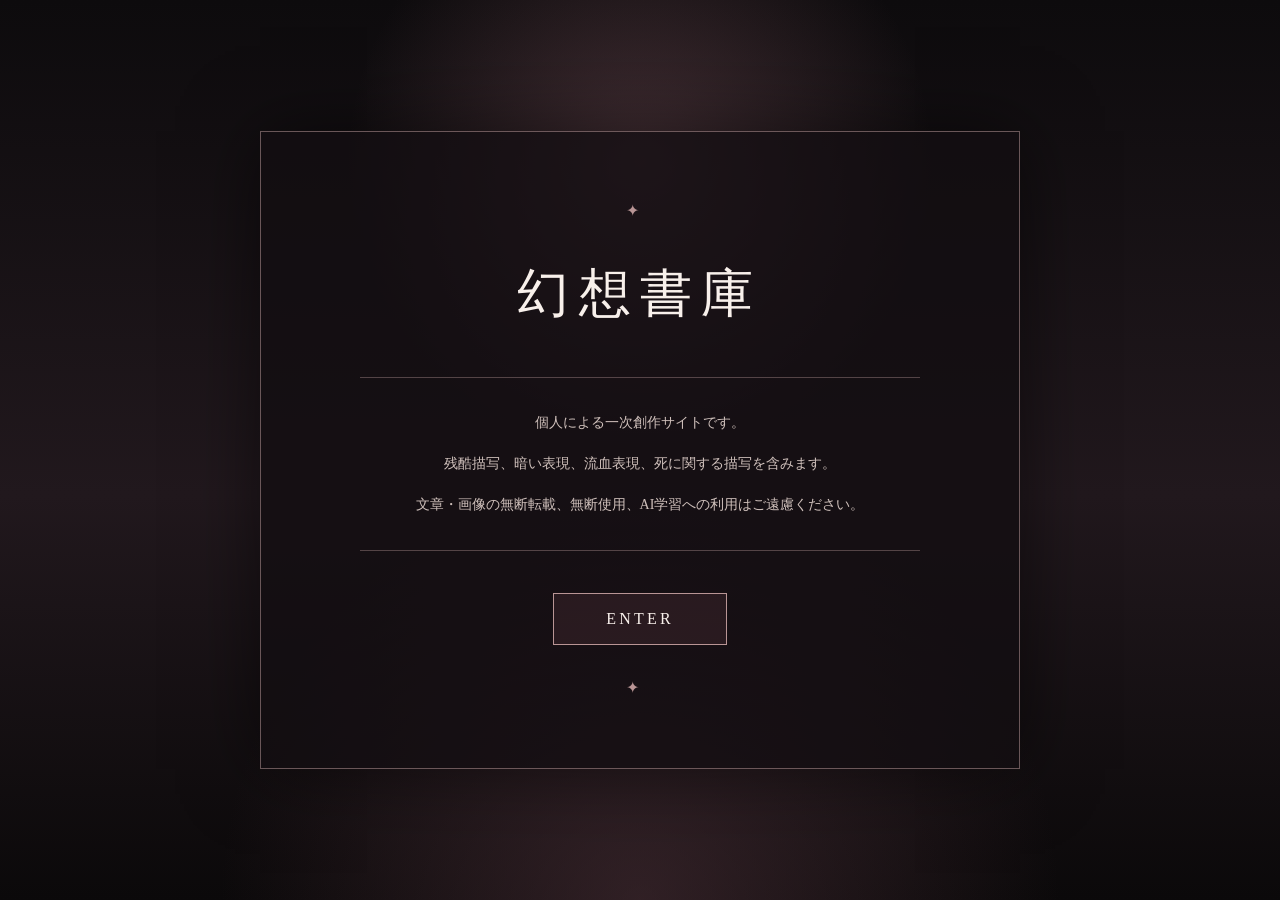
<file: index.html>
<!DOCTYPE html>
<html lang="ja">
<head>
<meta charset="UTF-8">
<meta name="viewport" content="width=device-width, initial-scale=1.0">
<title>幻想書庫｜入口</title>
<link rel="stylesheet" href="style.css">
</head>
<body class="entrance-page">

<div class="entrance-box">
  <p class="entrance-subtitle"></p>
  <h1>幻想書庫</h1>
  <p class="catchcopy"></p>

  <div class="notice">
    <p>個人による一次創作サイトです。</p>
    <p>残酷描写、暗い表現、流血表現、死に関する描写を含みます。</p>
    <p>文章・画像の無断転載、無断使用、AI学習への利用はご遠慮ください。</p>
  </div>

  <a class="enter-button" href="main.html">ENTER</a>
</div>

</body>
</html>
</file>
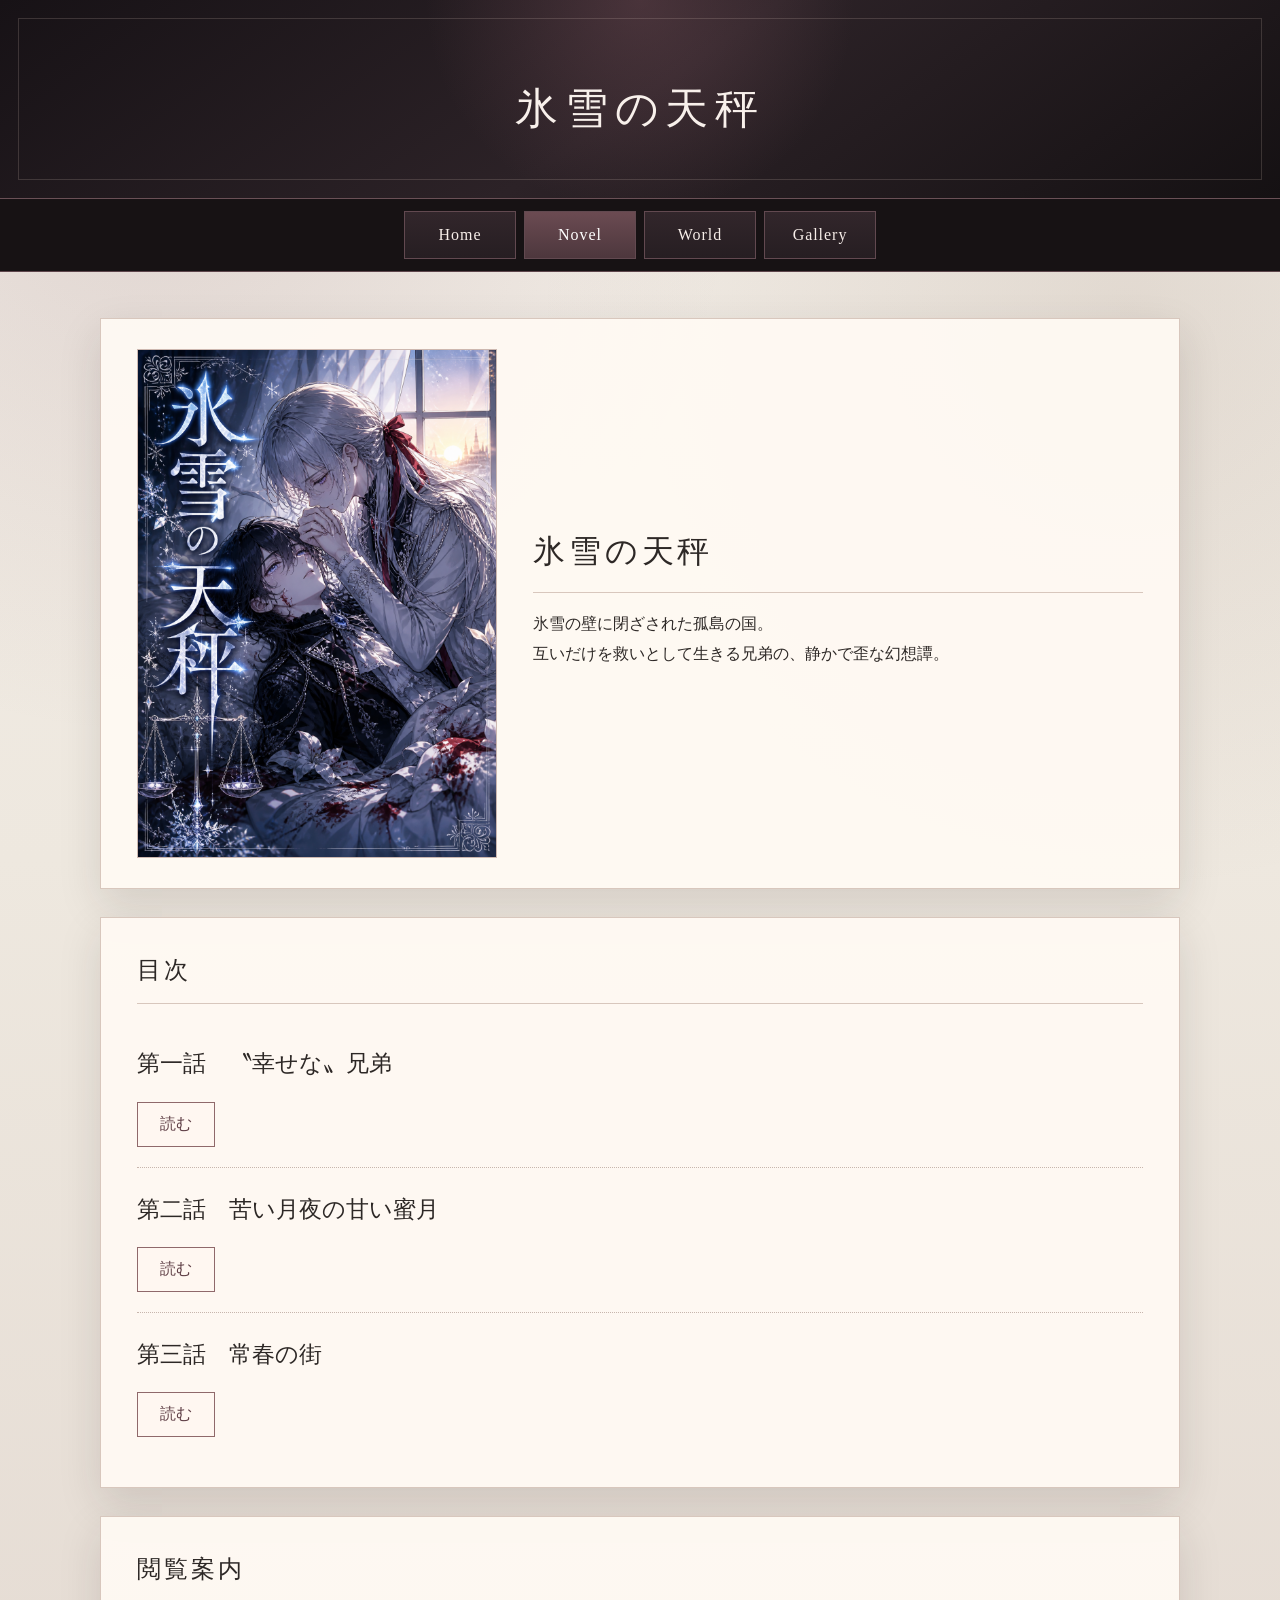
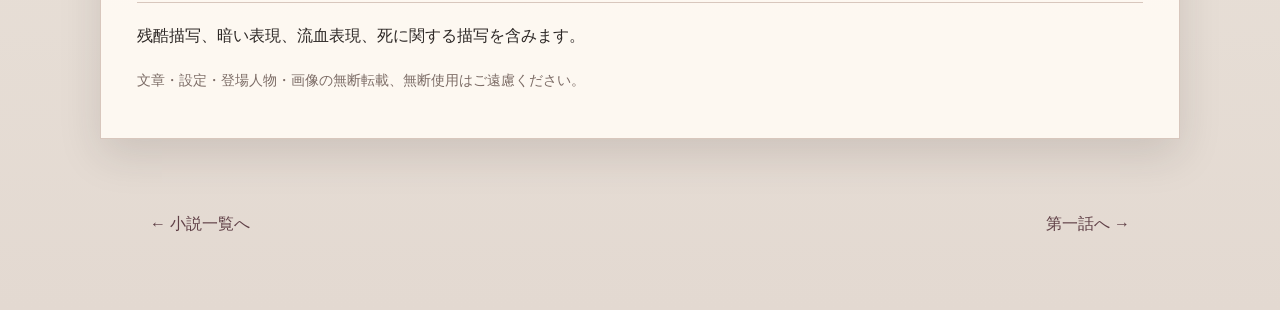
<file: novels/1_ice/index.html>
<!DOCTYPE html>
<html lang="ja">
<head>
<meta charset="UTF-8">
<meta name="viewport" content="width=device-width, initial-scale=1.0">
<title>幽獄の雪月花｜幻想書庫</title>
<link rel="stylesheet" href="../../style.css">
</head>

<body>

<header class="site-header">
  <h1>氷雪の天秤</h1>
</header>

<nav class="global-nav">
  <a href="../../main.html">Home</a>
  <a class="current" href="../../novel.html">Novel</a>
  <a href="../../world.html">World</a>
  <a href="../../gallery.html">Gallery</a>
</nav>

<main class="container">

  <section class="card cover-card">
    <div class="cover-image">
      <img src="../../images/cover-1_ice.png" alt="氷雪の天秤 表紙">
    </div>

    <div class="cover-text">
      <h2>氷雪の天秤</h2>
      <p>
        氷雪の壁に閉ざされた孤島の国。<br>
        互いだけを救いとして生きる兄弟の、静かで歪な幻想譚。
      </p>

    </div>
  </section>

  <section class="card">
    <h2>目次</h2>

    
    <article class="novel-item">
      <h3>第一話　〝幸せな〟兄弟</h3>
      <a class="read-link" href="01.html">読む</a>
    </article>

    
    <article class="novel-item">
      <h3>第二話　苦い月夜の甘い蜜月</h3>
      <a class="read-link" href="02.html">読む</a>
    </article>


    <article class="novel-item">
      <h3>第三話　常春の街</h3>
      <a class="read-link" href="03.html">読む</a>
    </article>

    
  </section>

  <section class="card">
    <h2>閲覧案内</h2>
    <p>
      残酷描写、暗い表現、流血表現、死に関する描写を含みます。
    </p>
    <p class="small-note">
      文章・設定・登場人物・画像の無断転載、無断使用はご遠慮ください。
    </p>
  </section>

</main>

<footer class="page-footer">
  <a href="../../novel.html">← 小説一覧へ</a>
  <a href="01.html">第一話へ →</a>
</footer>

</body>
</html>
</file>
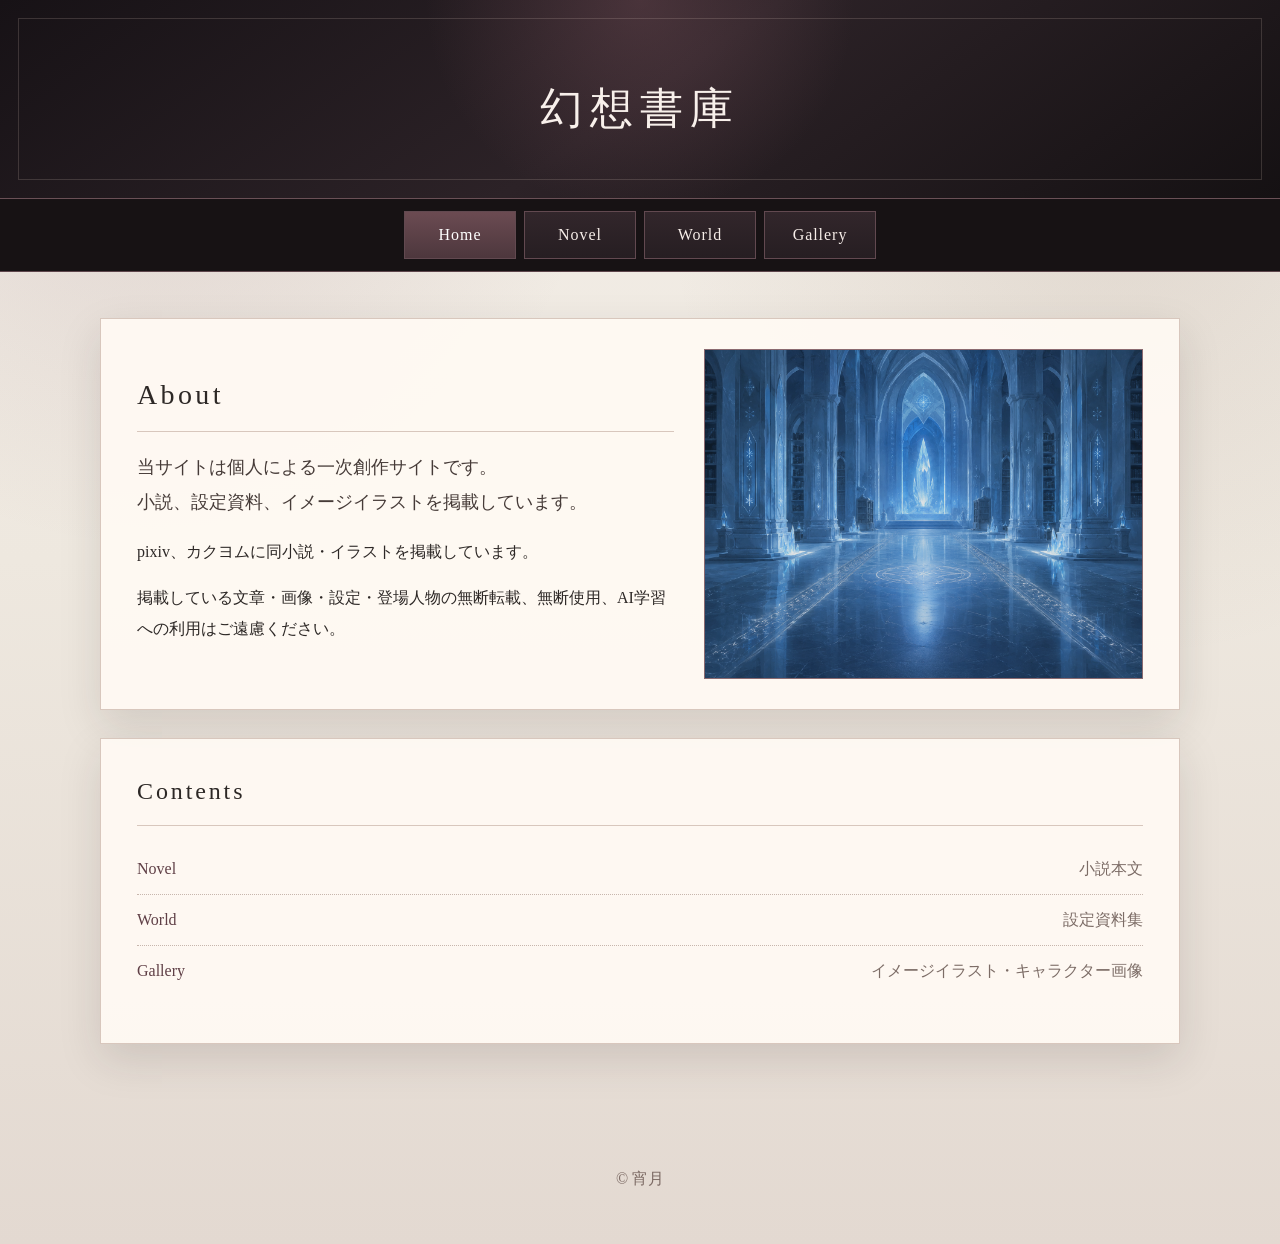
<file: main.html>
<!DOCTYPE html>
<html lang="ja">
<head>
<meta charset="UTF-8">
<meta name="viewport" content="width=device-width, initial-scale=1.0">
<title>幻想書庫</title>
<link rel="stylesheet" href="style.css">
</head>

<body>

<header class="site-header">
  <h1>幻想書庫</h1>
</header>

<nav class="global-nav">
  <a class="current" href="main.html">Home</a>
  <a href="novel.html">Novel</a>
  <a href="world.html">World</a>
  <a href="gallery.html">Gallery</a>
</nav>

<main class="container">

  <section class="card hero-card">
    <div>
     <h2 class="hero-title">About</h2>
      <p class="lead">
        当サイトは個人による一次創作サイトです。<br>
        小説、設定資料、イメージイラストを掲載しています。
      </p>
      <p>
        pixiv、カクヨムに同小説・イラストを掲載しています。
      </p>
      <p>
      掲載している文章・画像・設定・登場人物の無断転載、無断使用、AI学習への利用はご遠慮ください。
    </p>      
    </div>

    <div class="moon-panel">
      <img src="images/main-image.png" alt="メインイメージ">
    </div>
  </section>

  <section class="card">
    <h2>Contents</h2>

    <ul class="simple-link-list">
      <li>
        <a href="novel.html">Novel</a>
        <span>小説本文</span>
      </li>
      <li>
        <a href="world.html">World</a>
        <span>設定資料集</span>
      </li>
      <li>
        <a href="illust.html">Gallery</a>
        <span>イメージイラスト・キャラクター画像</span>
      </li>
    </ul>
  </section>

</main>

<footer class="site-footer">
  <p>&copy; 宵月</p>
</footer>

</body>
</html>
</file>
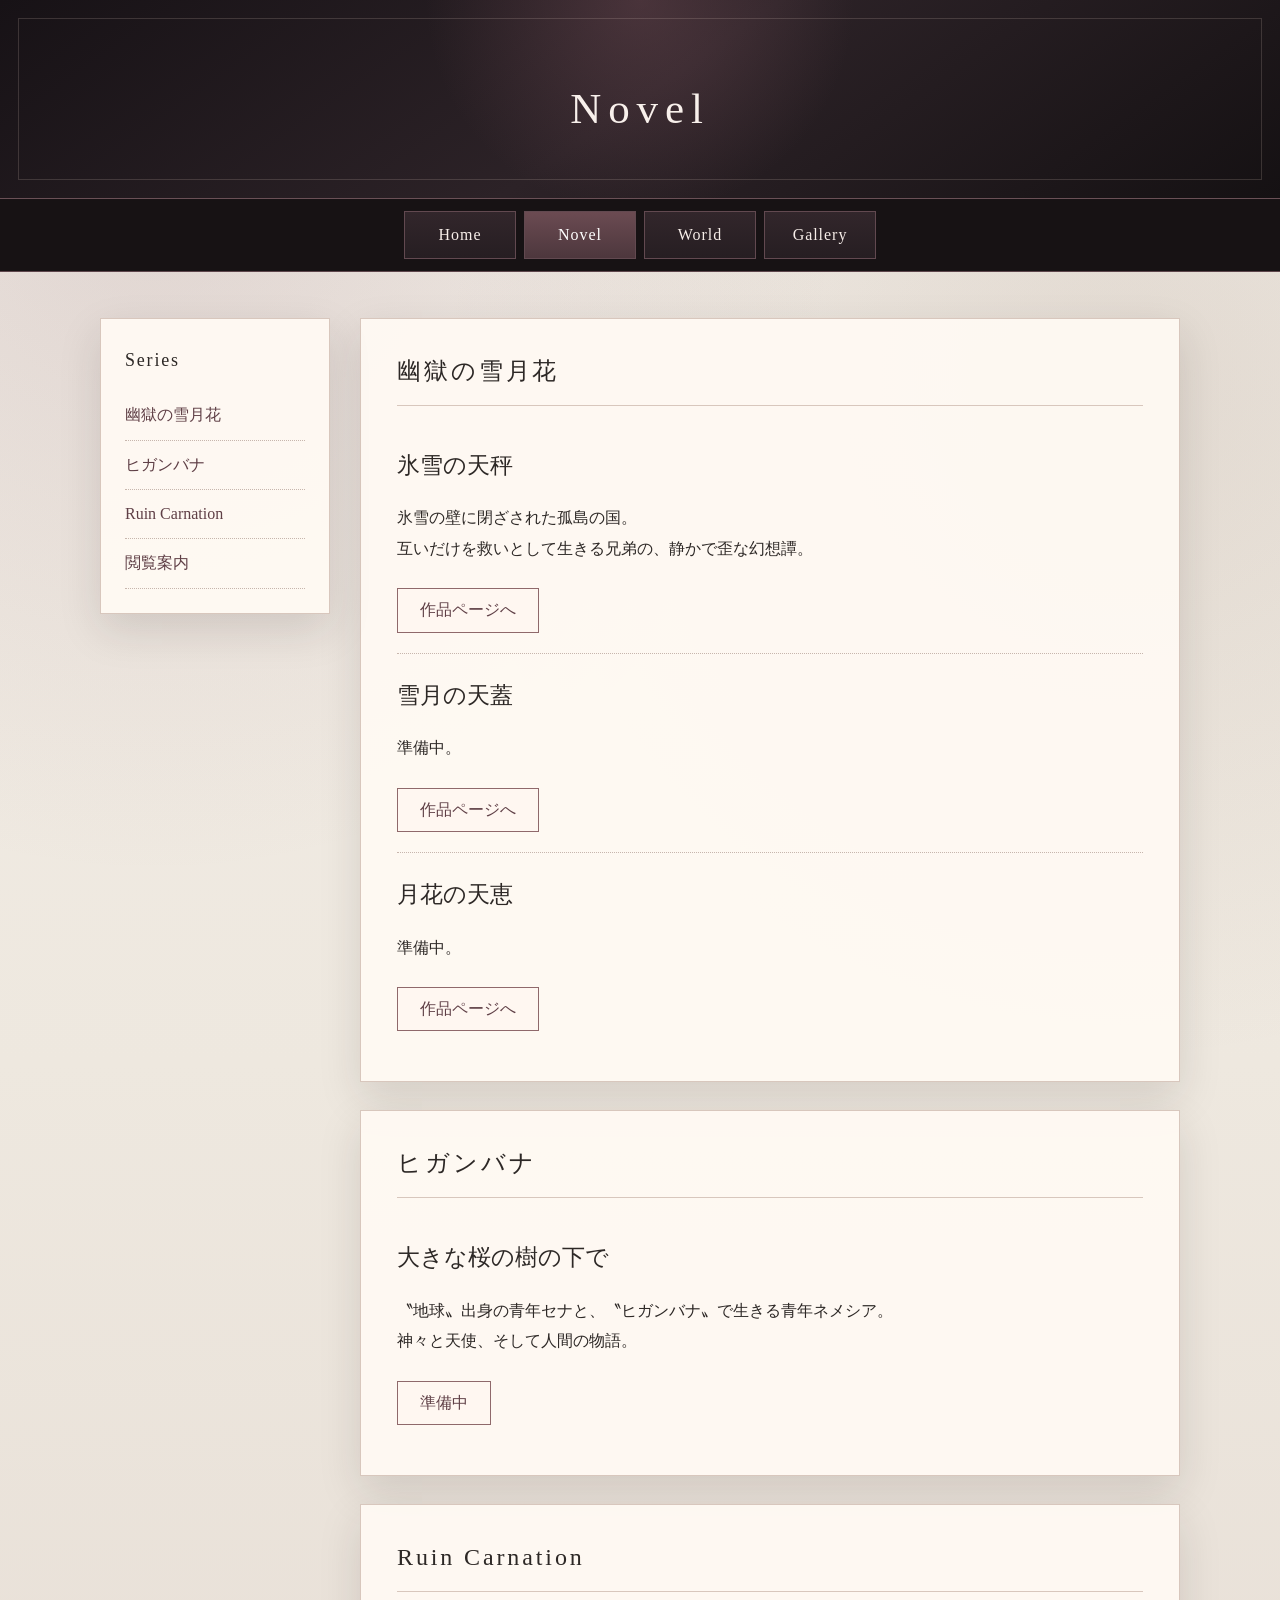
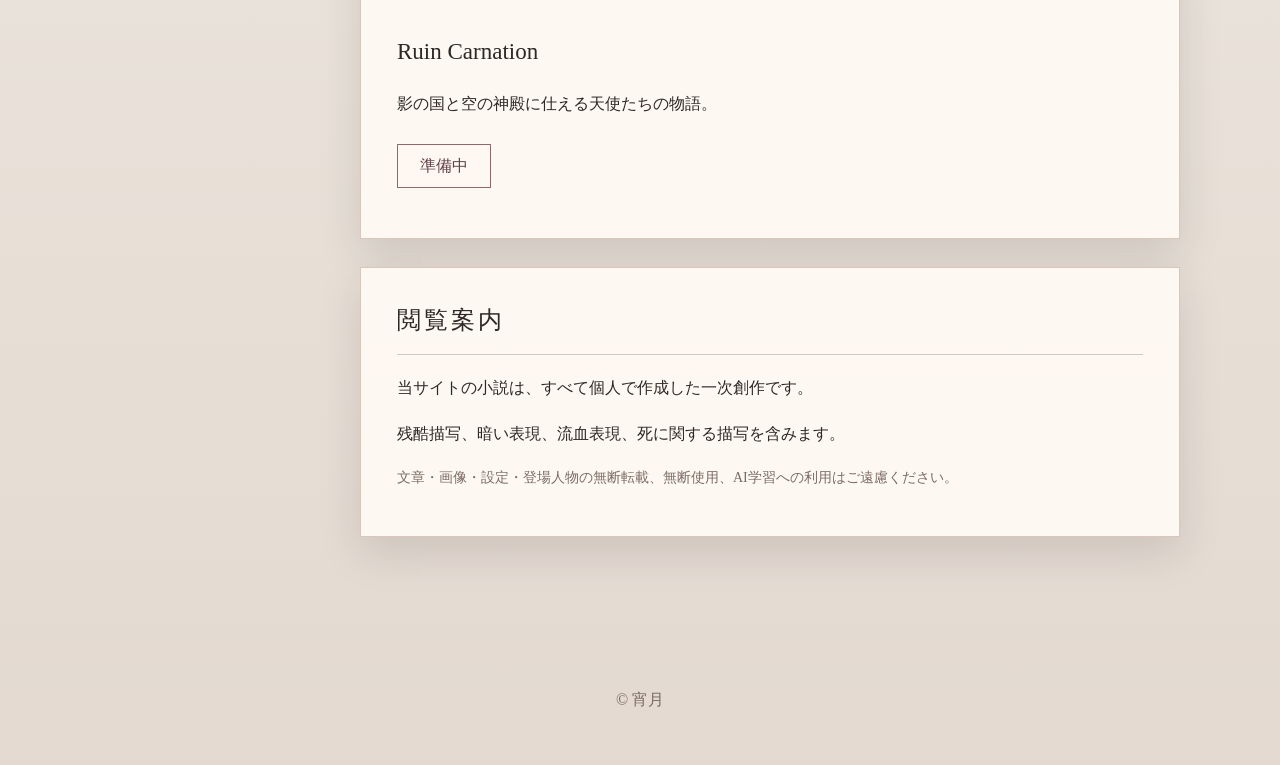
<file: novel.html>
<!DOCTYPE html>
<html lang="ja">
<head>
<meta charset="UTF-8">
<meta name="viewport" content="width=device-width, initial-scale=1.0">
<title>Novel｜幻想書庫</title>
<link rel="stylesheet" href="style.css">
</head>

<body>

<header class="site-header">
  <h1>Novel</h1>
</header>

<nav class="global-nav">
  <a href="main.html">Home</a>
  <a class="current" href="novel.html">Novel</a>
  <a href="world.html">World</a>
  <a href="gallery.html">Gallery</a>
</nav>

<main class="container two-column">

  <aside class="side-menu">
    <h2>Series</h2>
    <a href="#snow-moon-flower">幽獄の雪月花</a>
    <a href="#higanbana">ヒガンバナ</a>
    <a href="#ruin-carnation">Ruin Carnation</a>
    <a href="#guide">閲覧案内</a>
  </aside>

  <section>

    <div class="card" id="snow-moon-flower">
      <h2>幽獄の雪月花</h2>

      <article class="novel-item">
        <h3>氷雪の天秤</h3>

        <p>氷雪の壁に閉ざされた孤島の国。<br>
          互いだけを救いとして生きる兄弟の、静かで歪な幻想譚。
        </p>  

        <a class="read-link" href="novels/1_ice/">作品ページへ</a>
      </article>

        <article class="novel-item">
        <h3>雪月の天蓋</h3>

        <p>準備中。<br>
          
        </p>  

        <a class="read-link" href="novels/2_snow/">作品ページへ</a>
      </article>

       <article class="novel-item">
        <h3>月花の天恵</h3>

        <p>準備中。<br>
          
        </p>  

        <a class="read-link" href="novels/3_moon/">作品ページへ</a>
      </article>

    </div>

    
      <div class="card" id="higanbana">
      <h2>ヒガンバナ</h2>

      <article class="novel-item">
        <h3>大きな桜の樹の下で</h3>

        <p>〝地球〟出身の青年セナと、〝ヒガンバナ〟で生きる青年ネメシア。<br>
          神々と天使、そして人間の物語。
        </p>

        <a class="read-link" href="higan-sakura.html">準備中</a>
      </article>
    </div>

     <div class="card" id="ruin-carnation">
      <h2>Ruin Carnation</h2>

      <article class="novel-item">
        <h3>Ruin Carnation</h3>

        <p>影の国と空の神殿に仕える天使たちの物語。
        </p>

        <a class="read-link" href="#">準備中</a>
      </article>
    </div>

    
    <div class="card" id="guide">
      <h2>閲覧案内</h2>

      <p>
        当サイトの小説は、すべて個人で作成した一次創作です。
      </p>
      <p>
        残酷描写、暗い表現、流血表現、死に関する描写を含みます。
      </p>

      <p class="small-note">
        文章・画像・設定・登場人物の無断転載、無断使用、AI学習への利用はご遠慮ください。
      </p>
    </div>

  </section>

</main>

<footer class="site-footer">
  <p>&copy; 宵月</p>
</footer>

</body>
</html>
</file>
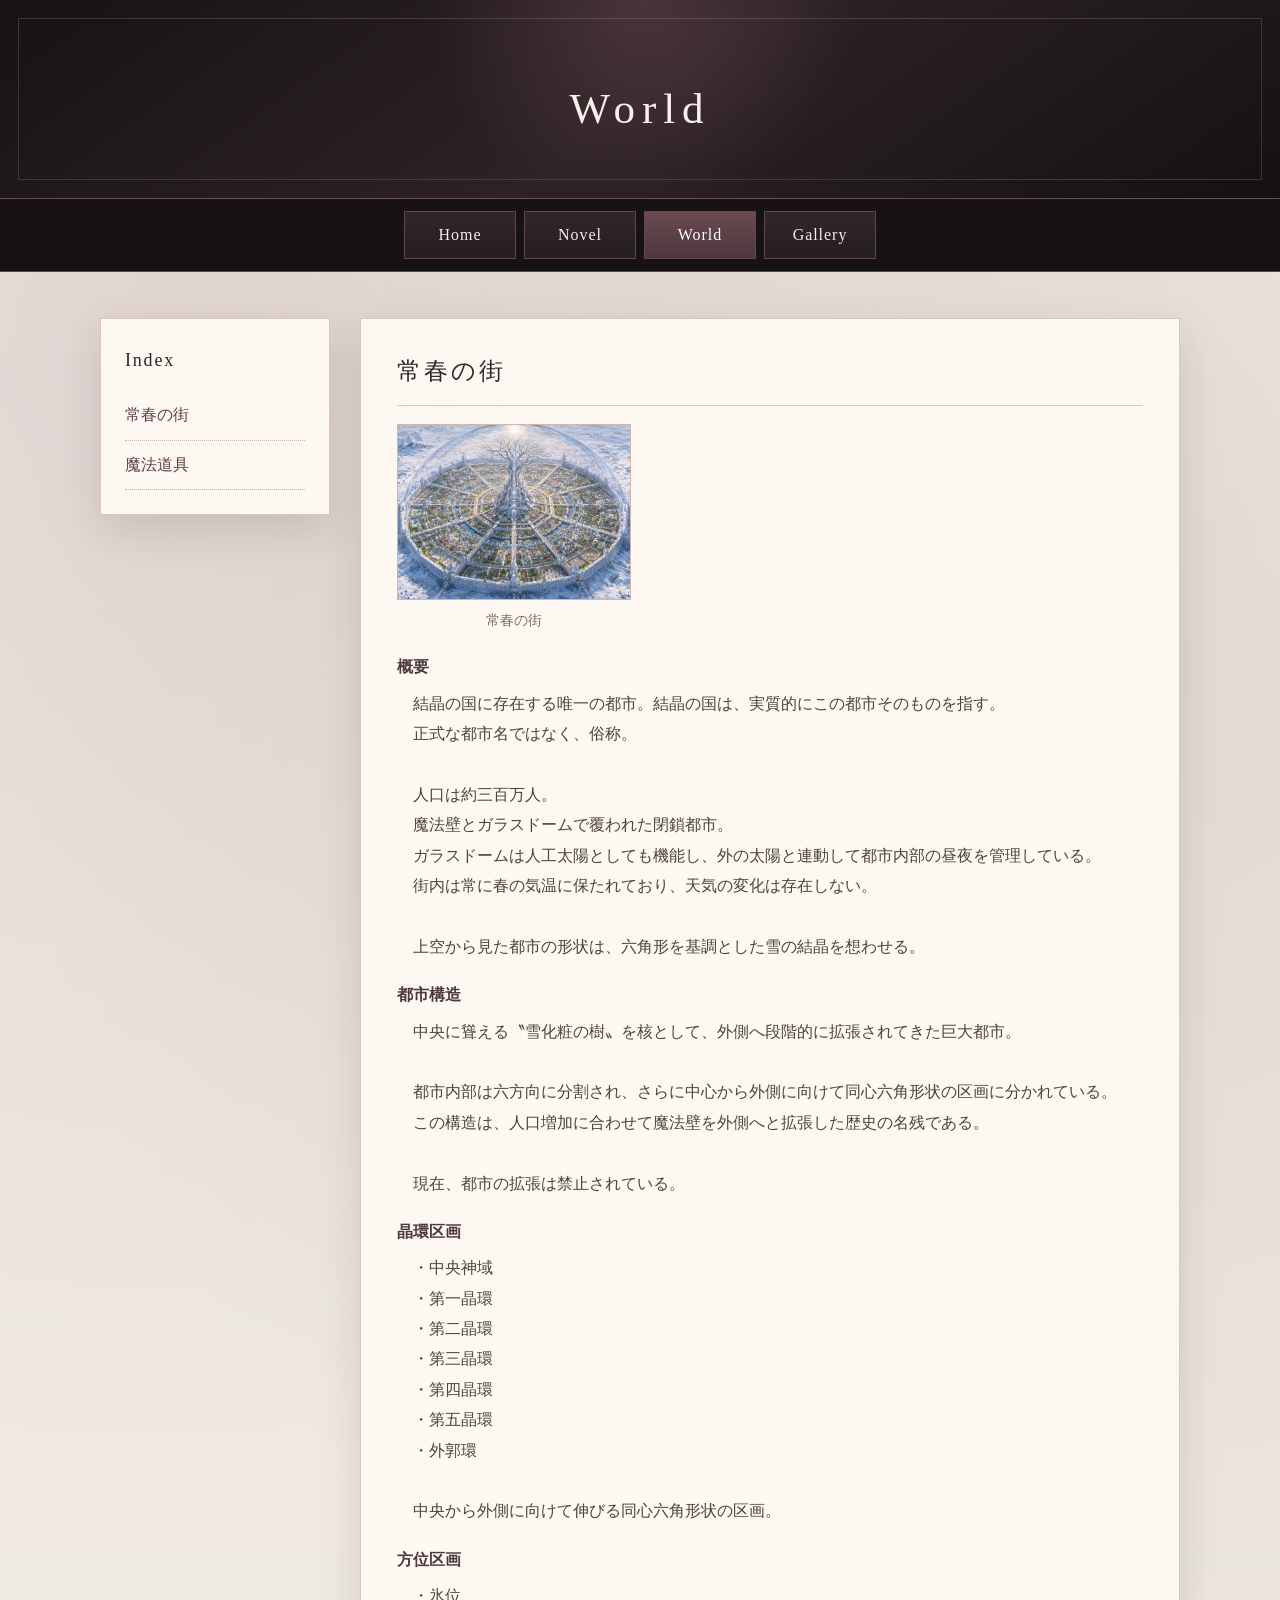
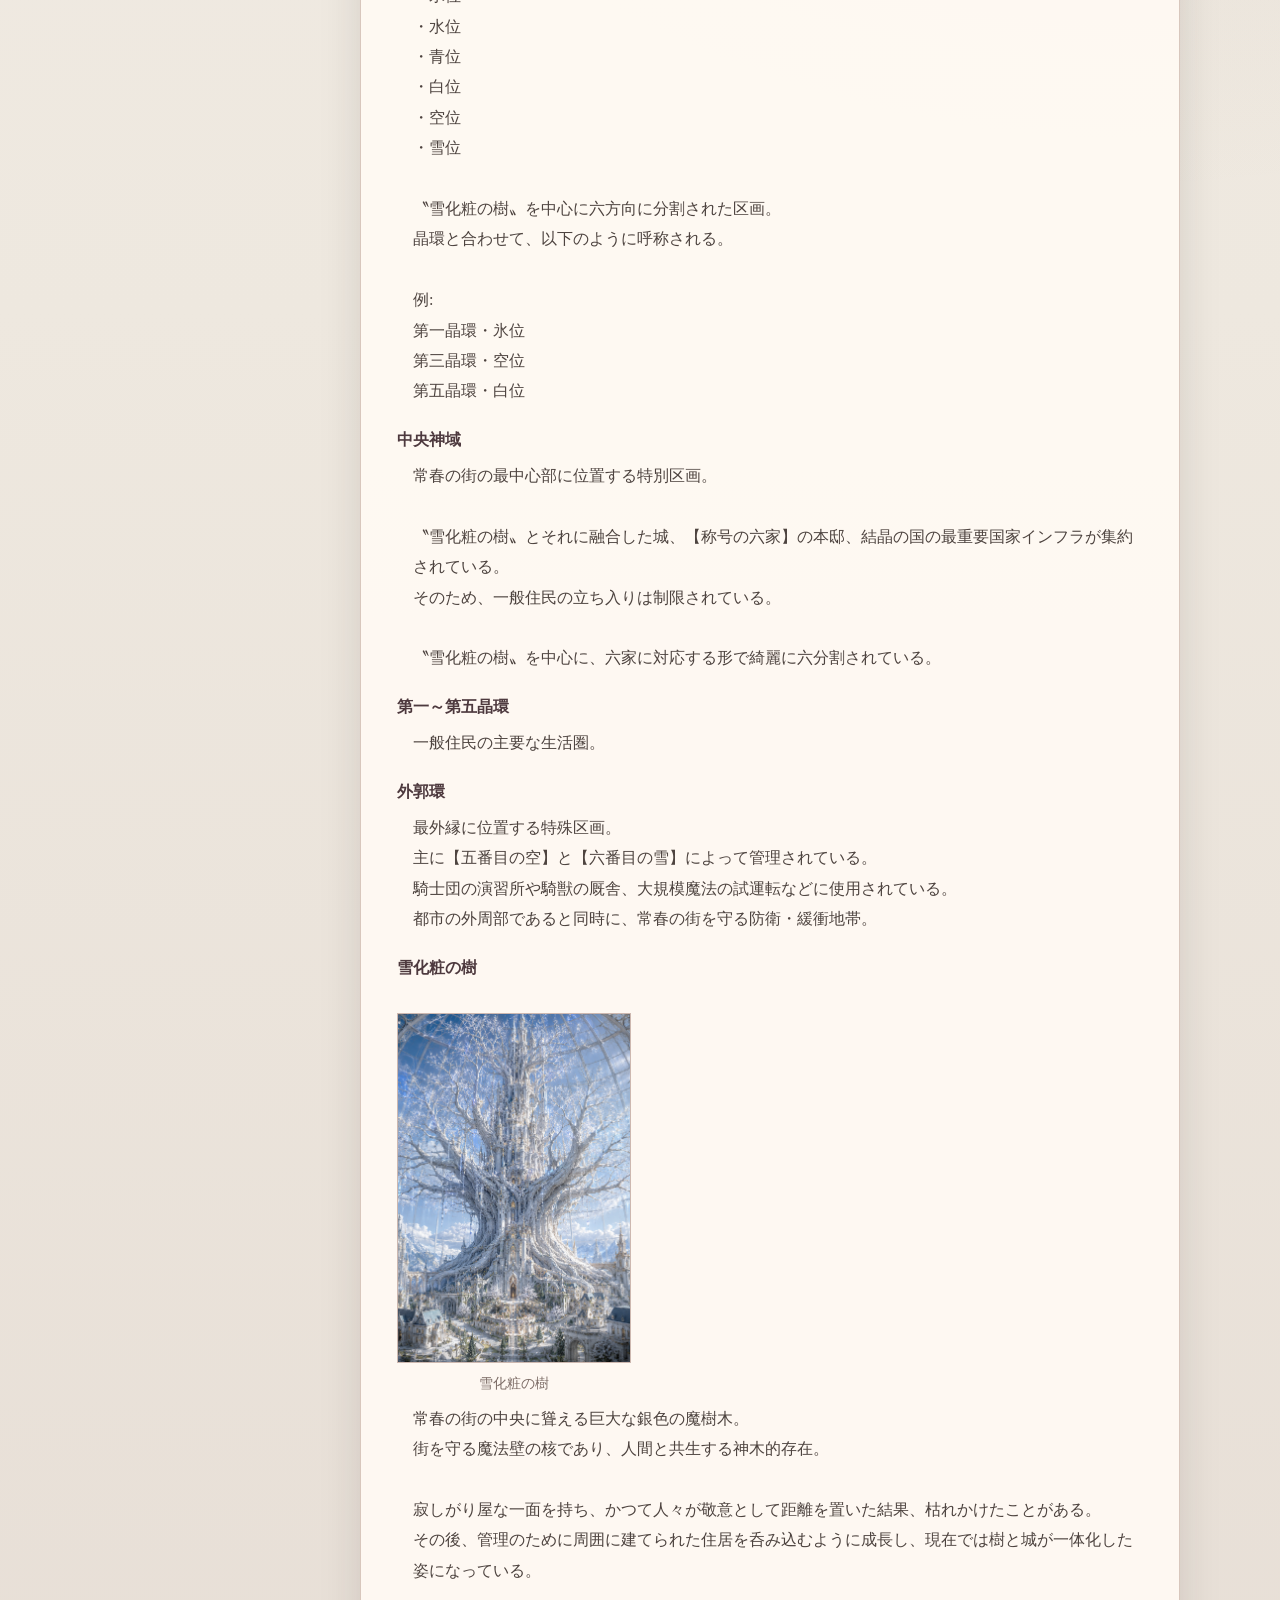
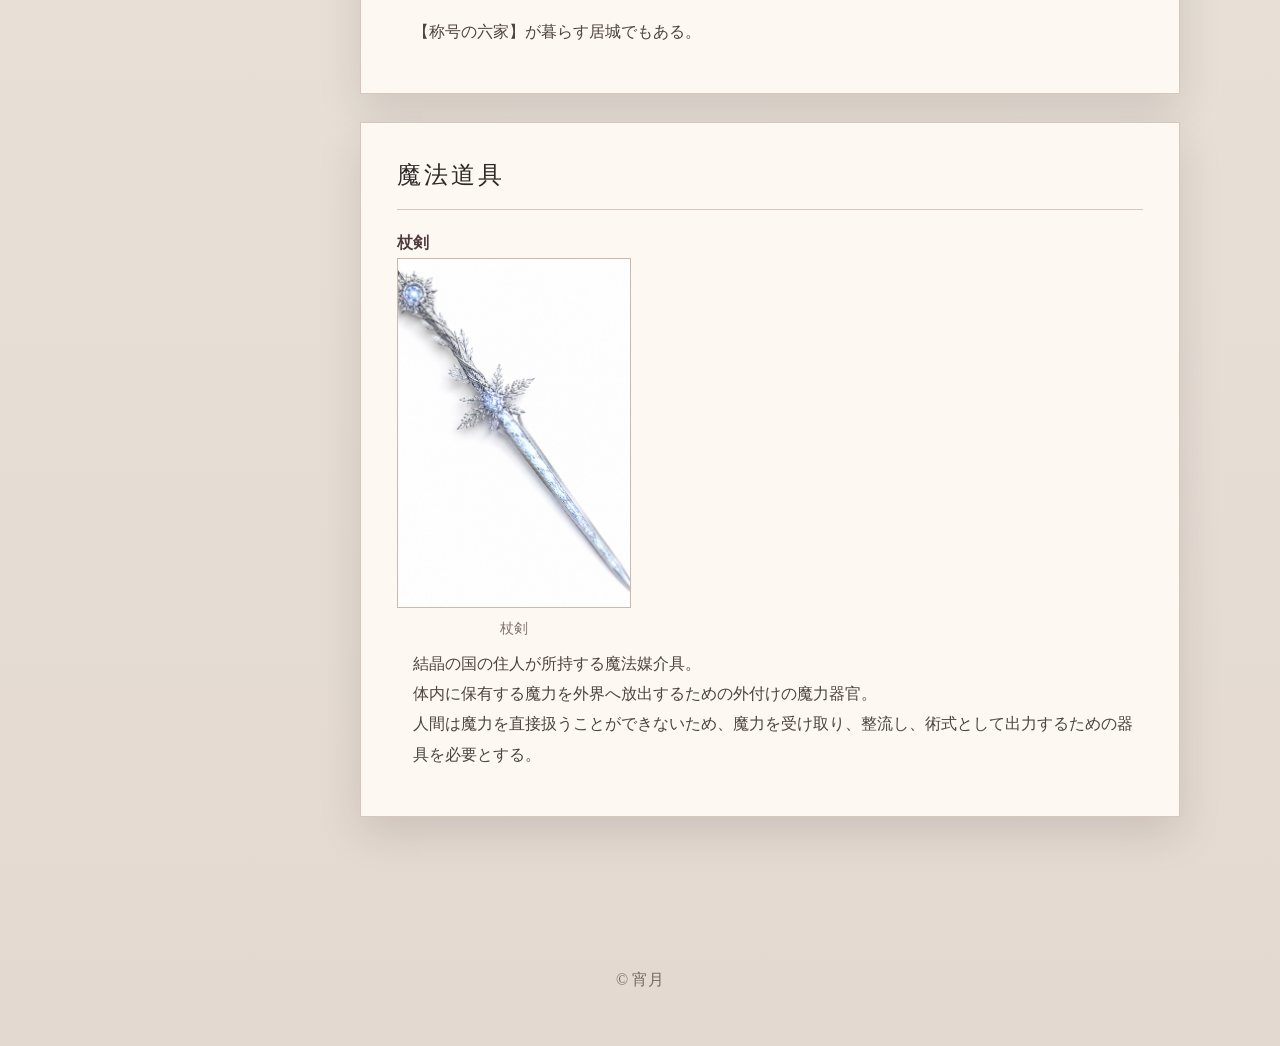
<file: world.html>
<!DOCTYPE html>
<html lang="ja">
<head>
<meta charset="UTF-8">
<meta name="viewport" content="width=device-width, initial-scale=1.0">
<title>World｜幻想書庫</title>
<link rel="stylesheet" href="style.css">
</head>

<body>

<header class="site-header">
  <h1>World</h1>
</header>

<nav class="global-nav">
  <a href="main.html">Home</a>
  <a href="novel.html">Novel</a>
  <a class="current" href="world.html">World</a>
  <a href="gallery.html">Gallery</a>
</nav>

<main class="container two-column">

  <aside class="side-menu">
    <h2>Index</h2>
    <a href="#tokoharu">常春の街</a>
    <a href="#item">魔法道具</a>
  </aside>

  <section>

    <div class="card" id="tokoharu">
      <h2>常春の街</h2>

       <div class="image-archive-grid">
        <figure class="image-archive-item">
          <a href="images/bg-01.png" target="_blank">
            <img src="images/bg-01.png" alt="常春の街">
          </a>
          <figcaption>常春の街</figcaption>
        </figure>
      </div>

      <dl class="dictionary">
        <dt>概要</dt>
        <dd>
          結晶の国に存在する唯一の都市。結晶の国は、実質的にこの都市そのものを指す。<br>
          正式な都市名ではなく、俗称。<br>
          <br>
          人口は約三百万人。
          <br>
          魔法壁とガラスドームで覆われた閉鎖都市。<br>
          ガラスドームは人工太陽としても機能し、外の太陽と連動して都市内部の昼夜を管理している。<br>
          街内は常に春の気温に保たれており、天気の変化は存在しない。<br>
          <br>
          上空から見た都市の形状は、六角形を基調とした雪の結晶を想わせる。<br>
        </dd>

        <dt>都市構造</dt>
        <dd>
          中央に聳える〝雪化粧の樹〟を核として、外側へ段階的に拡張されてきた巨大都市。<br>
          <br>
          都市内部は六方向に分割され、さらに中心から外側に向けて同心六角形状の区画に分かれている。<br>
          この構造は、人口増加に合わせて魔法壁を外側へと拡張した歴史の名残である。<br>
          <br>
          現在、都市の拡張は禁止されている。<br>
        </dd>

        <dt>晶環区画</dt>
        <dd>
          ・中央神域<br>
          ・第一晶環<br>
          ・第二晶環<br>
          ・第三晶環<br>
          ・第四晶環<br>
          ・第五晶環<br>
          ・外郭環<br>
          <br>
          中央から外側に向けて伸びる同心六角形状の区画。<br>
        </dd>

        <dt>方位区画</dt>
        <dd>
          ・氷位<br>
          ・水位<br>
          ・青位<br>
          ・白位<br>
          ・空位<br>
          ・雪位<br>
          <br>
         〝雪化粧の樹〟を中心に六方向に分割された区画。<br>
          晶環と合わせて、以下のように呼称される。<br>
          <br>
          例:<br>
          第一晶環・氷位<br>
          第三晶環・空位<br>
          第五晶環・白位<br>
        </dd>

        <dt>中央神域</dt>
        <dd>
          常春の街の最中心部に位置する特別区画。<br>
          <br>
          〝雪化粧の樹〟とそれに融合した城、【称号の六家】の本邸、結晶の国の最重要国家インフラが集約されている。<br>
          そのため、一般住民の立ち入りは制限されている。<br>
          <br>          
          〝雪化粧の樹〟を中心に、六家に対応する形で綺麗に六分割されている。<br>
        </dd>

       <dt>第一～第五晶環</dt>
        <dd>
          一般住民の主要な生活圏。<br>
        </dd>

        <dt>外郭環</dt>
        <dd>
          最外縁に位置する特殊区画。<br>
          主に【五番目の空】と【六番目の雪】によって管理されている。<br>
          騎士団の演習所や騎獣の厩舎、大規模魔法の試運転などに使用されている。<br>
          都市の外周部であると同時に、常春の街を守る防衛・緩衝地帯。<br>
        </dd>
        
        <dt>雪化粧の樹</dt>

      　<div class="image-archive-grid character-grid">
        <figure class="image-archive-item">
          <a href="images/item-02.png" target="_blank">
            <img src="images/item-02.png" alt="雪化粧の樹">
          </a>
          <figcaption>雪化粧の樹</figcaption>
        </figure>
       </div>
        
        <dd>
          常春の街の中央に聳える巨大な銀色の魔樹木。<br>
          街を守る魔法壁の核であり、人間と共生する神木的存在。<br>
          <br>
          寂しがり屋な一面を持ち、かつて人々が敬意として距離を置いた結果、枯れかけたことがある。<br>
          その後、管理のために周囲に建てられた住居を呑み込むように成長し、現在では樹と城が一体化した姿になっている。<br>
          <br>
          【称号の六家】が暮らす居城でもある。
        </dd>

      </dl>
    </div>

     <div class="card" id="item">
      <h2>魔法道具</h2>

      <dl class="dictionary">
        <dt>杖剣</dt>

      <div class="image-archive-grid character-grid">
        <figure class="image-archive-item">
          <a href="images/item-01.png" target="_blank">
            <img src="images/item-01.png" alt="杖剣">
          </a>
          <figcaption>杖剣</figcaption>
        </figure>
      </div>
        
        <dd>
          結晶の国の住人が所持する魔法媒介具。<br>
          体内に保有する魔力を外界へ放出するための外付けの魔力器官。<br>
          人間は魔力を直接扱うことができないため、魔力を受け取り、整流し、術式として出力するための器具を必要とする。<br>       
        </dd>

      </dl>
    </div>



      

  </section>

</main>

<footer class="site-footer">
  <p>&copy; 宵月</p>
</footer>

</body>
</html>
</file>
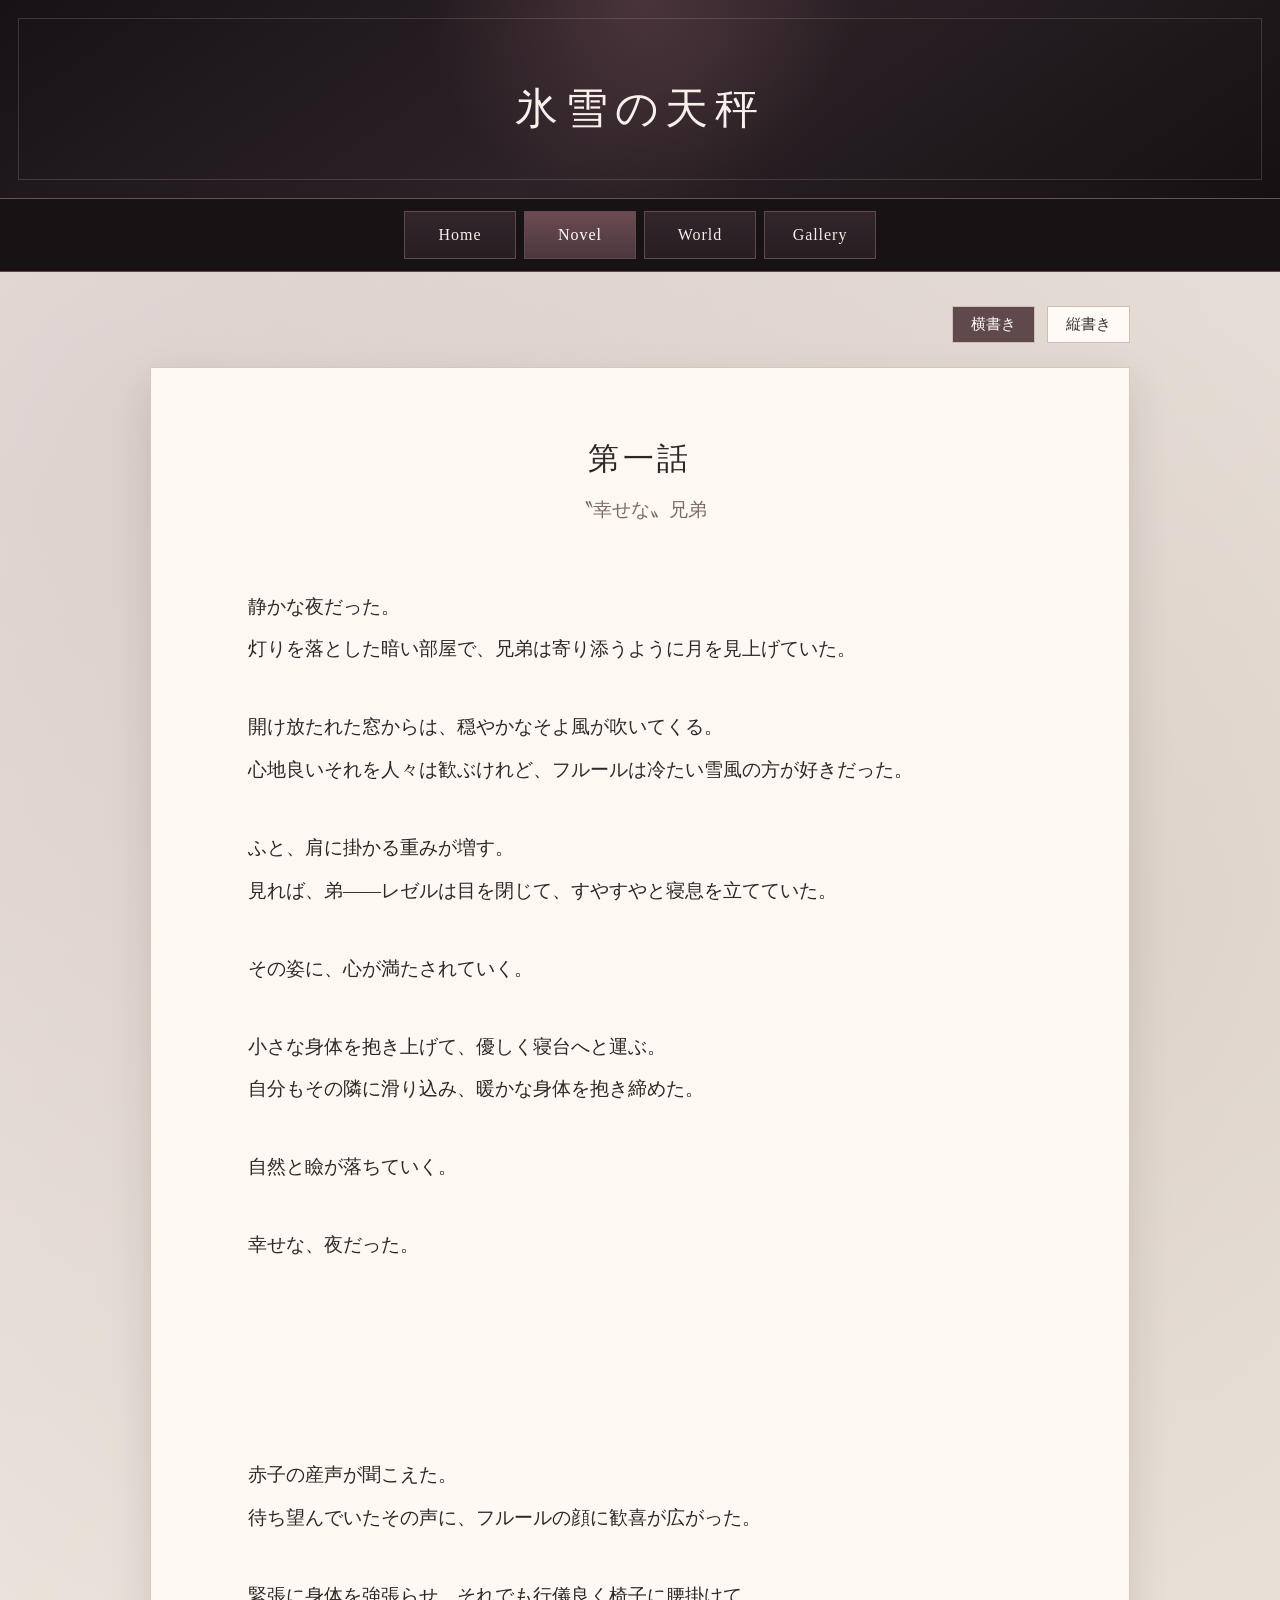
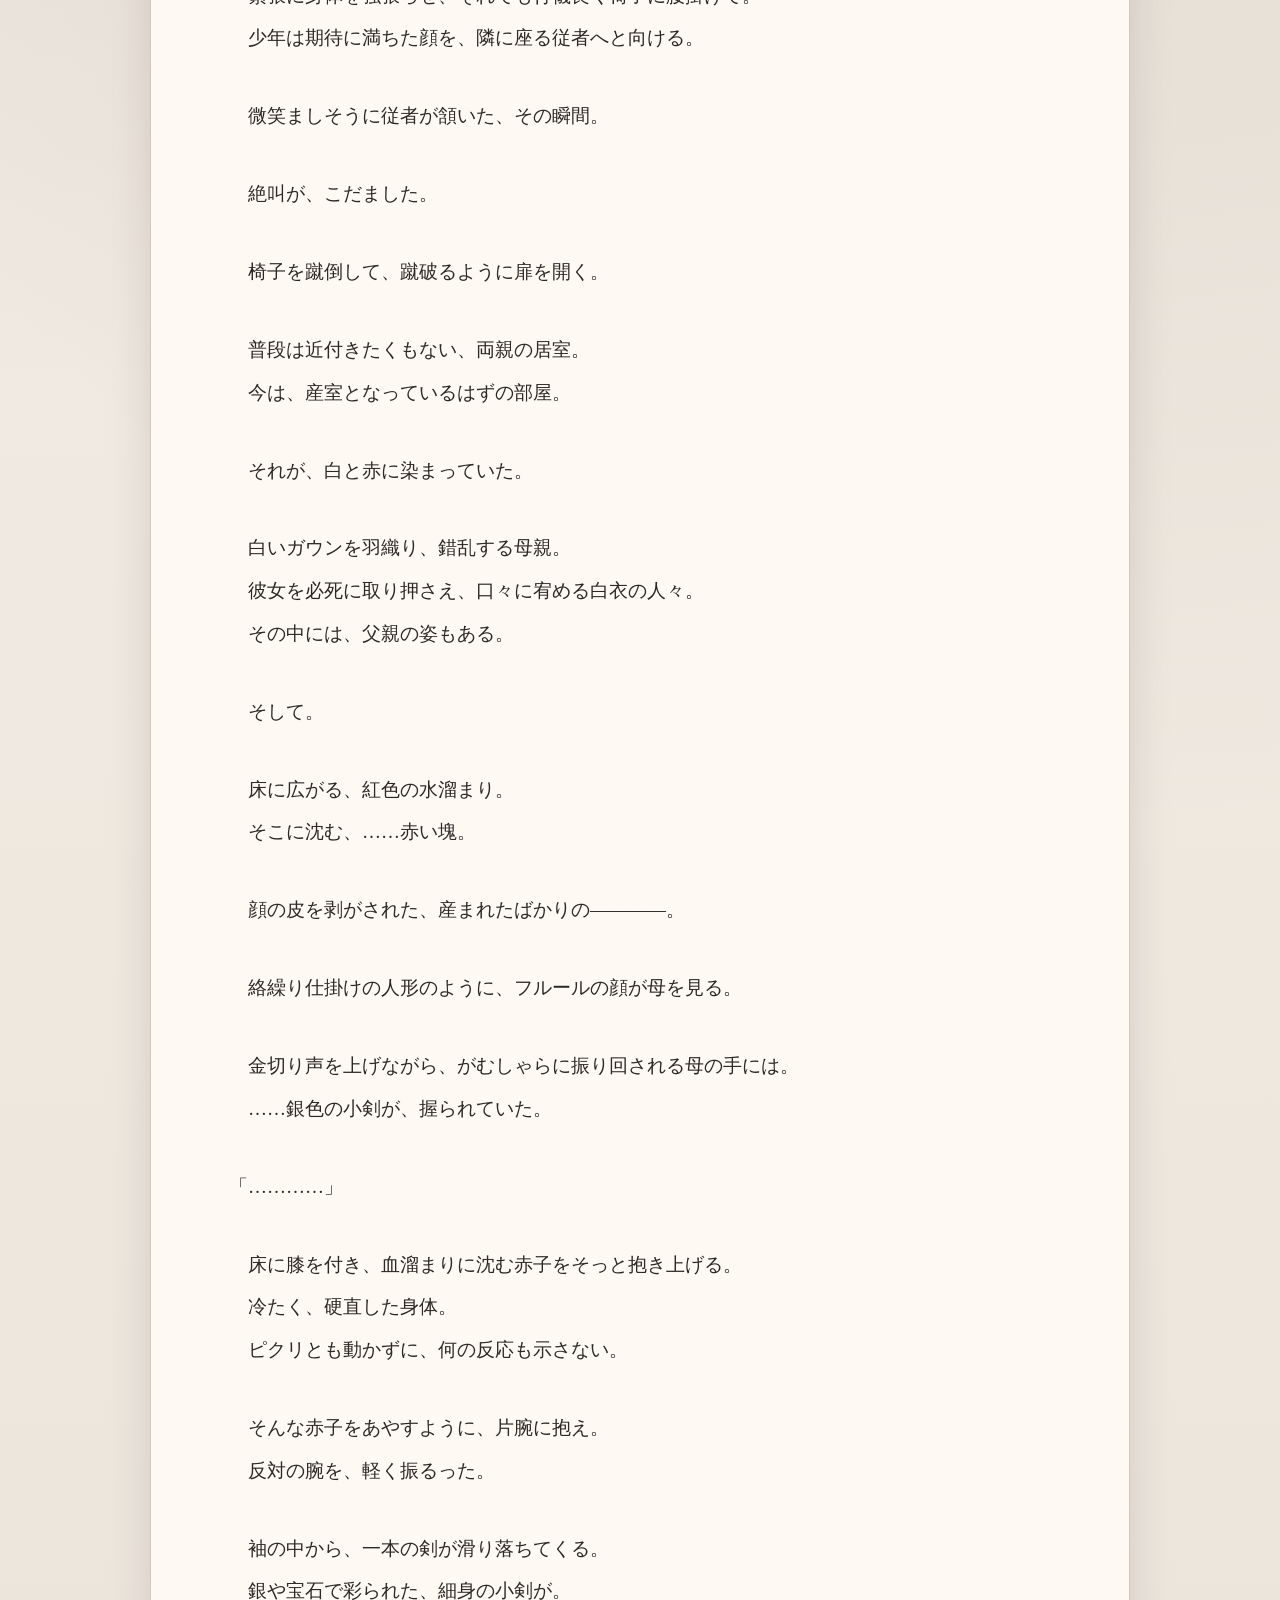
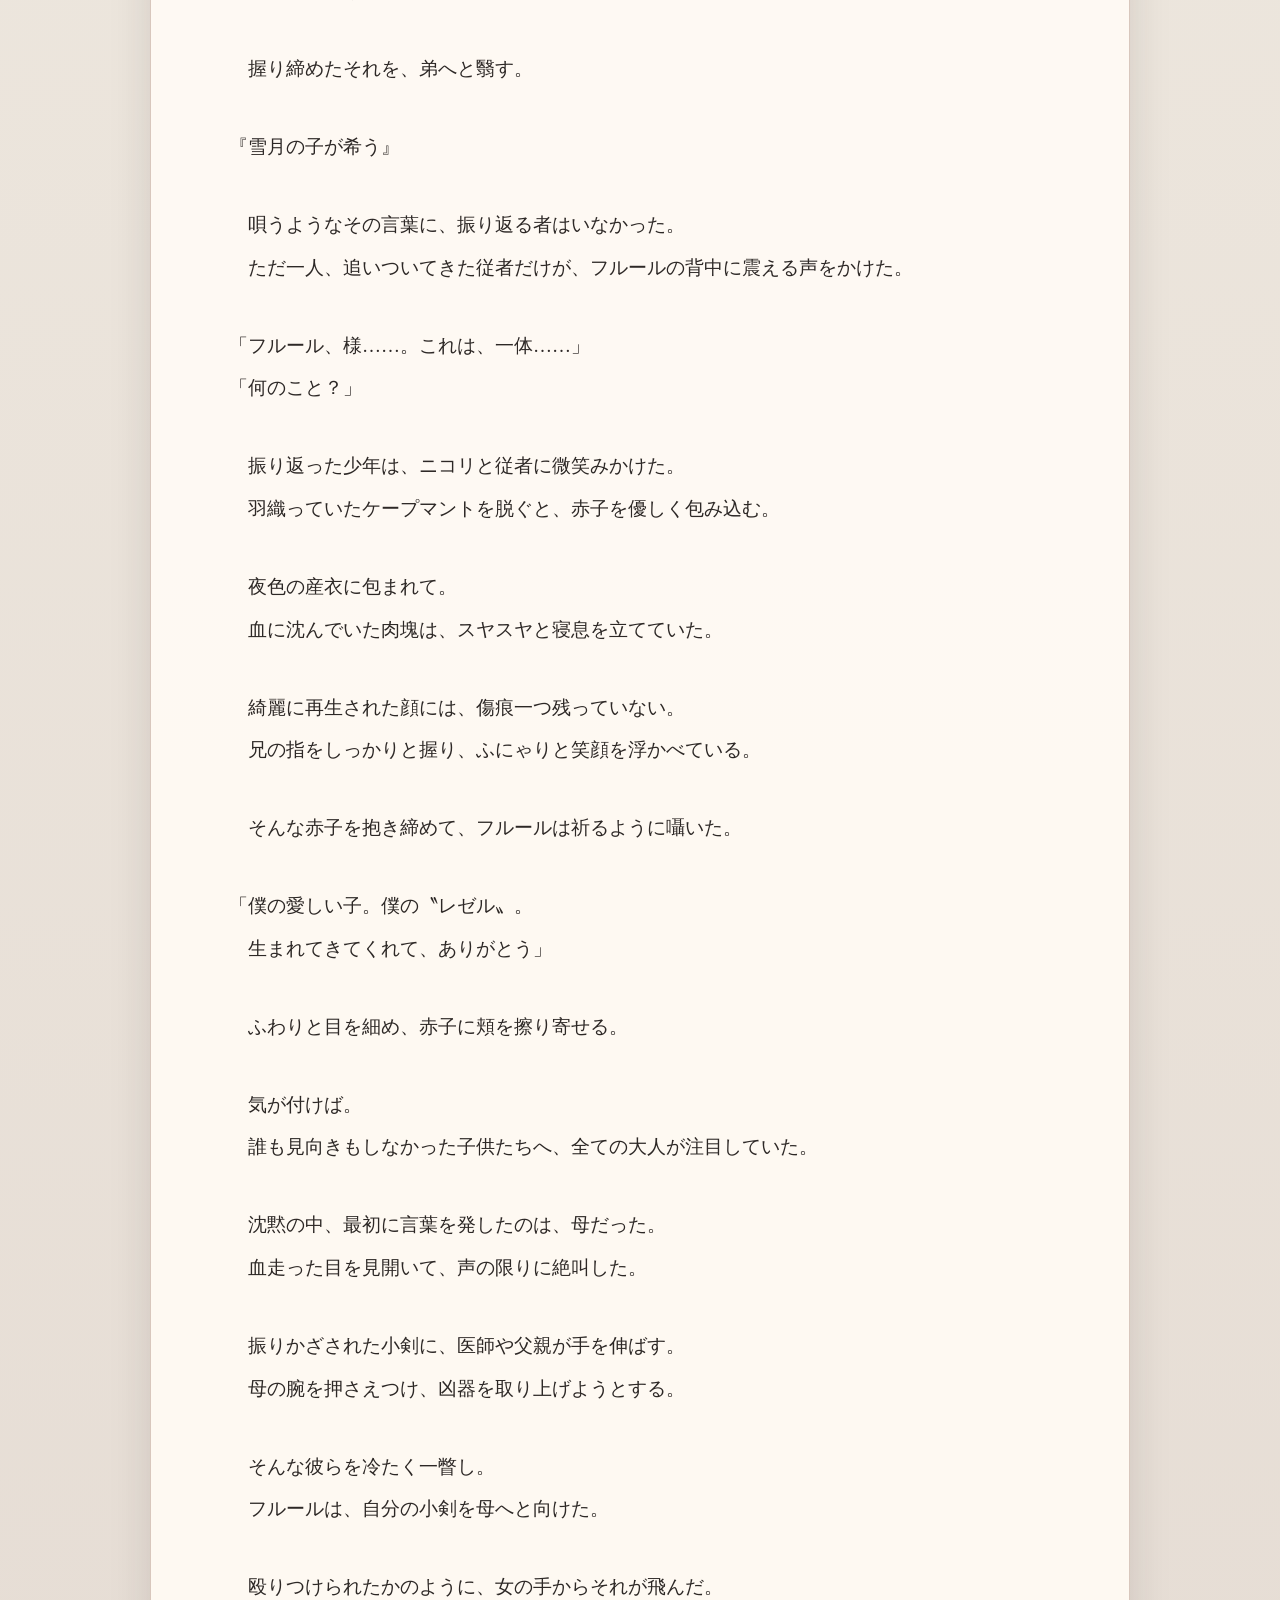
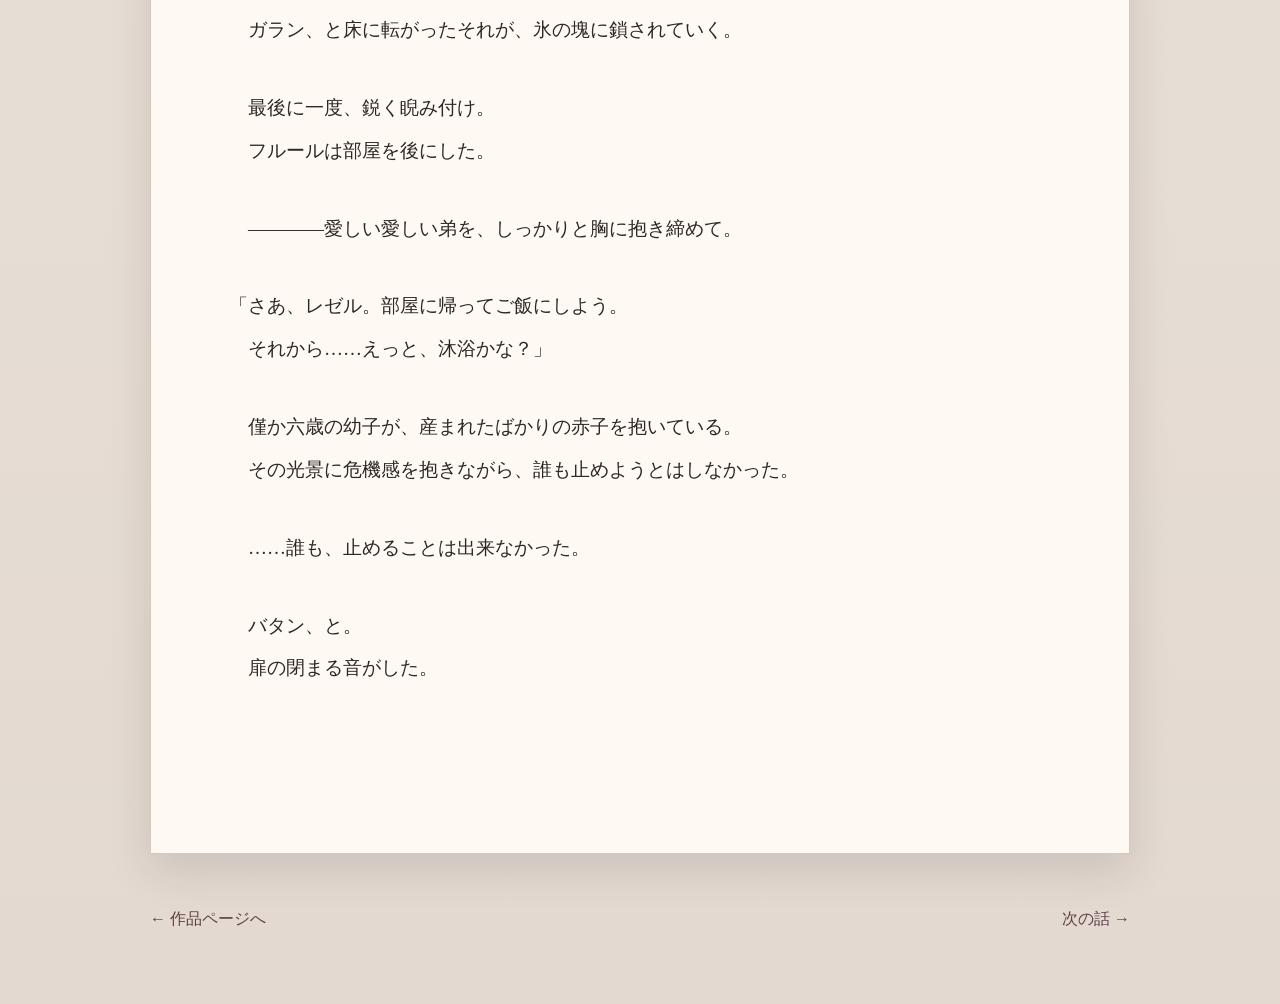
<file: novels/1_ice/01.html>
<!DOCTYPE html>
<html lang="ja">
<head>
<meta charset="UTF-8">
<meta name="viewport" content="width=device-width, initial-scale=1.0">
<title>氷雪の天秤｜第一話</title>
<link rel="stylesheet" href="../../style.css">
</head>
<body>

<header class="site-header">
  <h1>氷雪の天秤</h1>
</header>

<nav class="global-nav">
  <a href="../../main.html">Home</a>
  <a class="current" href="../../novel.html">Novel</a>
  <a href="../../world.html">World</a>
  <a href="../../gallery.html">Gallery</a>
</nav>

<div class="reading-tools">
  <button id="horizontalButton" class="active" type="button">横書き</button>
  <button id="verticalButton" type="button">縦書き</button>
</div>

<main id="novelBody" class="novel-body">
  <section class="chapter">
    <h2>第一話</h2>
    <p>〝幸せな〟兄弟</p>
  </section>

<p>　静かな夜だった。<br>
　灯りを落とした暗い部屋で、兄弟は寄り添うように月を見上げていた。</p>

<p>　開け放たれた窓からは、穏やかなそよ風が吹いてくる。<br>
　心地良いそれを人々は歓ぶけれど、フルールは冷たい雪風の方が好きだった。</p>

<p>　ふと、肩に掛かる重みが増す。<br>
　見れば、弟――レゼルは目を閉じて、すやすやと寝息を立てていた。</p>

<p>　その姿に、心が満たされていく。</p>

<p>　小さな身体を抱き上げて、優しく寝台へと運ぶ。<br>
　自分もその隣に滑り込み、暖かな身体を抱き締めた。</p>

<p>　自然と瞼が落ちていく。</p>

<p>　幸せな、夜だった。</p>
  <br>
  <br>
  <br>
  <br>
  <br>
<p>　赤子の産声が聞こえた。<br>
　待ち望んでいたその声に、フルールの顔に歓喜が広がった。</p>

<p>　緊張に身体を強張らせ、それでも行儀良く椅子に腰掛けて。<br>
　少年は期待に満ちた顔を、隣に座る従者へと向ける。</p>

<p>　微笑ましそうに従者が頷いた、その瞬間。</p>

<p>　絶叫が、こだました。</p>

<p>　椅子を蹴倒して、蹴破るように扉を開く。</p>

<p>　普段は近付きたくもない、両親の居室。<br>
　今は、産室となっているはずの部屋。</p>

<p>　それが、白と赤に染まっていた。</p>

<p>　白いガウンを羽織り、錯乱する母親。<br>
　彼女を必死に取り押さえ、口々に宥める白衣の人々。<br>
　その中には、父親の姿もある。</p>

<p>　そして。</p>

<p>　床に広がる、紅色の水溜まり。<br>
　そこに沈む、……赤い塊。</p>

<p>　顔の皮を剥がされた、産まれたばかりの――――。</p>

<p>　絡繰り仕掛けの人形のように、フルールの顔が母を見る。</p>

<p>　金切り声を上げながら、がむしゃらに振り回される母の手には。<br>
　……銀色の小剣が、握られていた。</p>

<p>「…………」</p>

<p>　床に膝を付き、血溜まりに沈む赤子をそっと抱き上げる。<br>
　冷たく、硬直した身体。<br>
　ピクリとも動かずに、何の反応も示さない。</p>

<p>　そんな赤子をあやすように、片腕に抱え。<br>
　反対の腕を、軽く振るった。</p>

<p>　袖の中から、一本の剣が滑り落ちてくる。<br>
　銀や宝石で彩られた、細身の小剣が。</p>

<p>　握り締めたそれを、弟へと翳す。</p>

<p>『雪月の子が希う』</p>

<p>　唄うようなその言葉に、振り返る者はいなかった。<br>
　ただ一人、追いついてきた従者だけが、フルールの背中に震える声をかけた。</p>

<p>「フルール、様……。これは、一体……」<br>
「何のこと？」</p>

<p>　振り返った少年は、ニコリと従者に微笑みかけた。<br>
　羽織っていたケープマントを脱ぐと、赤子を優しく包み込む。</p>

<p>　夜色の産衣に包まれて。<br>
　血に沈んでいた肉塊は、スヤスヤと寝息を立てていた。</p>

<p>　綺麗に再生された顔には、傷痕一つ残っていない。<br>
　兄の指をしっかりと握り、ふにゃりと笑顔を浮かべている。</p>

<p>　そんな赤子を抱き締めて、フルールは祈るように囁いた。</p>

<p>「僕の愛しい子。僕の〝レゼル〟。<br>
　生まれてきてくれて、ありがとう」</p>

<p>　ふわりと目を細め、赤子に頬を擦り寄せる。</p>

<p>　気が付けば。<br>
　誰も見向きもしなかった子供たちへ、全ての大人が注目していた。</p>

<p>　沈黙の中、最初に言葉を発したのは、母だった。<br>
　血走った目を見開いて、声の限りに絶叫した。</p>

<p>　振りかざされた小剣に、医師や父親が手を伸ばす。<br>
　母の腕を押さえつけ、凶器を取り上げようとする。</p>

<p>　そんな彼らを冷たく一瞥し。<br>
　フルールは、自分の小剣を母へと向けた。</p>

<p>　殴りつけられたかのように、女の手からそれが飛んだ。<br>
　ガラン、と床に転がったそれが、氷の塊に鎖されていく。</p>

<p>　最後に一度、鋭く睨み付け。<br>
　フルールは部屋を後にした。</p>

<p>　――――愛しい愛しい弟を、しっかりと胸に抱き締めて。</p>

<p>「さあ、レゼル。部屋に帰ってご飯にしよう。<br>
　それから……えっと、沐浴かな？」</p>

<p>　僅か六歳の幼子が、産まれたばかりの赤子を抱いている。<br>
　その光景に危機感を抱きながら、誰も止めようとはしなかった。</p>

<p>　……誰も、止めることは出来なかった。</p>

<p>　バタン、と。<br>
　扉の閉まる音がした。</p>


　</p>
</main>

<footer class="page-footer">
  <a href="index.html">← 作品ページへ</a>
  <a href="02.html">次の話 →</a>
</footer>

<script>
const novelBody = document.getElementById("novelBody");
const horizontalButton = document.getElementById("horizontalButton");
const verticalButton = document.getElementById("verticalButton");

horizontalButton.addEventListener("click", function(){
  novelBody.classList.remove("vertical");
  horizontalButton.classList.add("active");
  verticalButton.classList.remove("active");
});

verticalButton.addEventListener("click", function(){
  novelBody.classList.add("vertical");
  verticalButton.classList.add("active");
  horizontalButton.classList.remove("active");
});
</script>

</body>
</html>
</file>
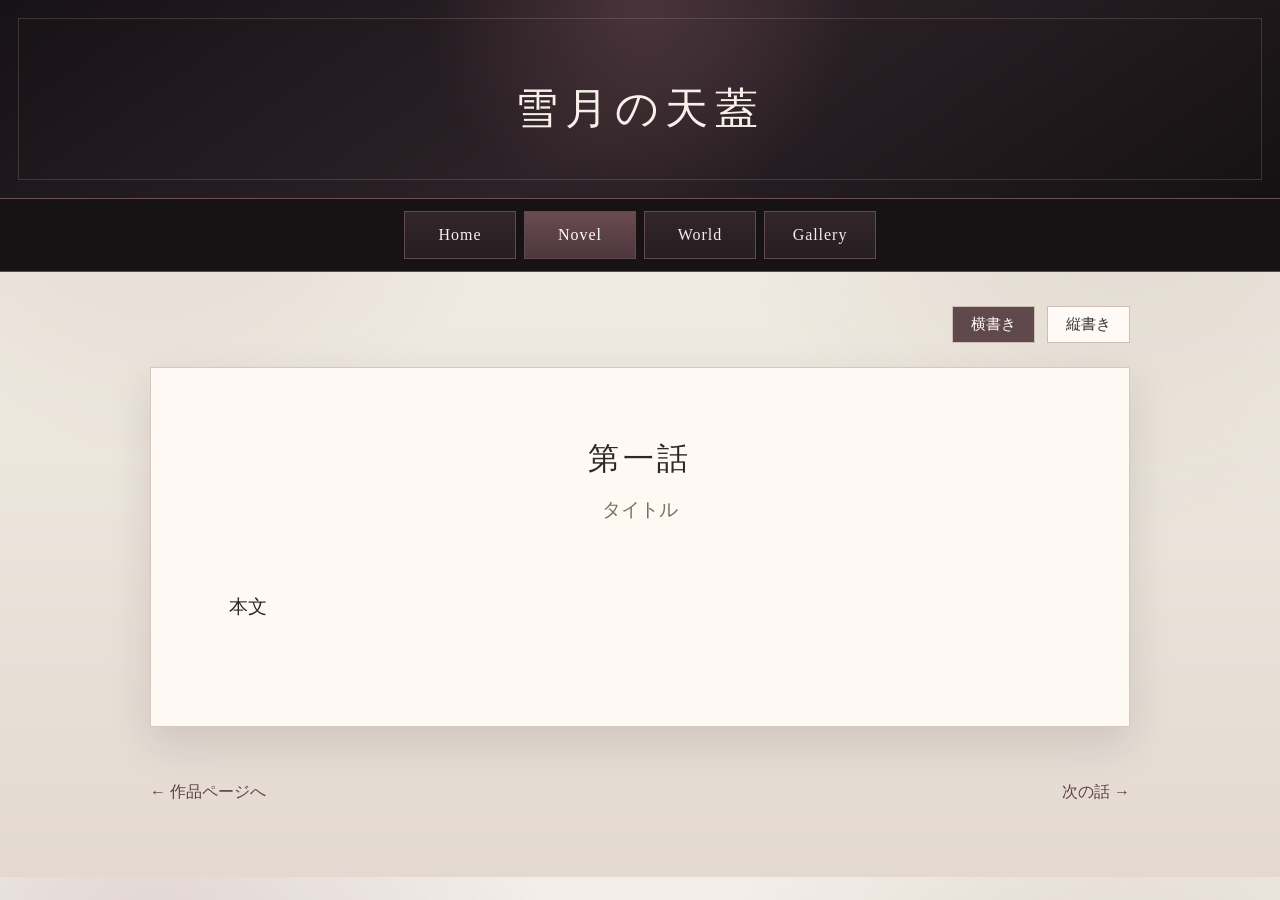
<file: novels/2_snow/01.html>
<!DOCTYPE html>
<html lang="ja">
<head>
<meta charset="UTF-8">
<meta name="viewport" content="width=device-width, initial-scale=1.0">
<title>雪月の天蓋｜第一話</title>
<link rel="stylesheet" href="../../style.css">
</head>
<body>

<header class="site-header">
  <h1>雪月の天蓋</h1>
</header>

<nav class="global-nav">
  <a href="../../main.html">Home</a>
  <a class="current" href="../../novel.html">Novel</a>
  <a href="../../world.html">World</a>
  <a href="../../gallery.html">Gallery</a>
</nav>

<div class="reading-tools">
  <button id="horizontalButton" class="active" type="button">横書き</button>
  <button id="verticalButton" type="button">縦書き</button>
</div>

<main id="novelBody" class="novel-body">
  <section class="chapter">
    <h2>第一話</h2>
    <p>タイトル</p>
  </section>

<p>本文
　</p>

  
</main>

<footer class="page-footer">
  <a href="index.html">← 作品ページへ</a>
  <a href="02.html">次の話 →</a>
</footer>

<script>
const novelBody = document.getElementById("novelBody");
const horizontalButton = document.getElementById("horizontalButton");
const verticalButton = document.getElementById("verticalButton");

horizontalButton.addEventListener("click", function(){
  novelBody.classList.remove("vertical");
  horizontalButton.classList.add("active");
  verticalButton.classList.remove("active");
});

verticalButton.addEventListener("click", function(){
  novelBody.classList.add("vertical");
  verticalButton.classList.add("active");
  horizontalButton.classList.remove("active");
});
</script>

</body>
</html>
</file>
<file: style.css>
*{
  box-sizing:border-box;
}

:root{
  --bg:#eee8df;
  --paper:#fffaf4;
  --ink:#2d2826;
  --muted:#7c6c66;
  --dark:#1a1518;
  --dark2:#2b2226;
  --wine:#5f3f46;
  --rose:#9f7775;
  --line:#d8c7bd;
  --shadow:0 16px 40px rgba(40,28,30,0.13);
}

html{
  scroll-behavior:smooth;
}

body{
  margin:0;
  background:
    radial-gradient(circle at 12% 8%, rgba(132,91,101,0.16), transparent 28%),
    radial-gradient(circle at 88% 16%, rgba(120,91,70,0.13), transparent 30%),
    linear-gradient(180deg,#f3eee8 0%,var(--bg) 45%,#e3d9d1 100%);
  color:var(--ink);
  font-family:"Yu Mincho","Hiragino Mincho ProN","YuMincho",serif;
  line-height:1.9;
}

a{
  color:var(--wine);
  text-decoration:none;
}

a:hover{
  color:var(--rose);
}

img{
  max-width:100%;
  display:block;
}

/* 共通ヘッダー */
.site-header{
  position:relative;
  overflow:hidden;
  padding:68px 20px 48px;
  text-align:center;
  color:#f8f0eb;
  background:
    radial-gradient(circle at center top, rgba(137,91,102,0.34), transparent 32%),
    linear-gradient(145deg,#171216 0%,#2c2227 50%,#151113 100%);
  border-bottom:1px solid #6a5056;
}

.site-header::before{
  content:"";
  position:absolute;
  inset:18px;
  border:1px solid rgba(222,197,190,0.18);
  pointer-events:none;
}

.site-header h1{
  position:relative;
  margin:0;
  font-size:43px;
  font-weight:normal;
  letter-spacing:0.16em;
}

.site-header p{
  position:relative;
  margin:14px 0 0;
  color:#d9c8c2;
  letter-spacing:0.08em;
}

/* 共通ナビ */
.global-nav{
  display:flex;
  justify-content:center;
  gap:8px;
  padding:12px 18px;
  background:#171214;
  border-bottom:1px solid #5e464c;
  position:sticky;
  top:0;
  z-index:10;
}

.global-nav a{
  min-width:112px;
  padding:8px 16px;
  color:#f7eee9;
  text-align:center;
  border:1px solid #624950;
  background:linear-gradient(#32262b,#261e22);
  letter-spacing:0.06em;
}

.global-nav a:hover,
.global-nav a.current{
  color:#fff;
  background:linear-gradient(#6b4b52,#4d373d);
}

.container{
  width:min(1080px,92%);
  margin:46px auto 70px;
}

.card{
  margin-bottom:28px;
  padding:30px 36px;
  background:rgba(255,250,244,0.94);
  border:1px solid var(--line);
  box-shadow:var(--shadow);
}

.card h2{
  margin:0 0 18px;
  padding-bottom:10px;
  border-bottom:1px solid var(--line);
  font-weight:normal;
  letter-spacing:0.12em;
}

.lead{
  font-size:18px;
  color:#463b38;
}

.small-note{
  color:var(--muted);
  font-size:14px;
}

footer.site-footer{
  padding:34px 20px;
  text-align:center;
  color:#7b6963;
}

/* 入口ページ */
.entrance-page{
  min-height:100vh;
  display:grid;
  place-items:center;
  background:
    radial-gradient(circle at center 18%, rgba(151,101,111,0.36), transparent 30%),
    radial-gradient(circle at center bottom, rgba(85,54,63,0.5), transparent 38%),
    linear-gradient(#0d0b0d,#21181d 55%,#0b090a);
  color:#f8f0eb;
}

.entrance-box{
  width:min(760px,90%);
  padding:64px 56px;
  text-align:center;
  background:rgba(19,14,17,0.78);
  border:1px solid rgba(200,166,166,0.48);
  box-shadow:0 0 70px rgba(0,0,0,0.52);
}

.entrance-box::before,
.entrance-box::after{
  content:"✦";
  display:block;
  color:#b99595;
  letter-spacing:1em;
  margin-bottom:18px;
}

.entrance-box::after{
  margin:28px 0 0;
}

.entrance-box h1{
  margin:0;
  font-size:52px;
  font-weight:normal;
  letter-spacing:0.18em;
}

.entrance-subtitle{
  color:#bda7a5;
  letter-spacing:0.16em;
}

.catchcopy{
  margin:18px 0 34px;
  color:#e4d7d1;
}

.notice{
  max-width:560px;
  margin:30px auto;
  padding:18px 22px;
  color:#cfc0bb;
  border-top:1px solid rgba(200,166,166,0.35);
  border-bottom:1px solid rgba(200,166,166,0.35);
  font-size:14px;
}

.enter-button{
  display:inline-block;
  margin-top:12px;
  padding:10px 52px;
  color:#f8f0eb;
  border:1px solid #b99595;
  background:rgba(95,63,70,0.25);
  letter-spacing:0.2em;
}

.enter-button:hover{
  background:#6b4b52;
  color:#fff;
}

/* Home */
.hero-card{
  display:grid;
  grid-template-columns:1.1fr 0.9fr;
  gap:30px;
  align-items:center;
}

.hero-title{
  font-size:28px;
  font-weight:normal;
  letter-spacing:0.12em;
  margin:0 0 18px;
}

.moon-panel{
  min-height:260px;
  display:grid;
  place-items:center;
  background:
    radial-gradient(circle at 50% 38%, #f7eee9 0 7%, #c9aaa8 8% 10%, transparent 11%),
    radial-gradient(circle at center, rgba(140,96,104,0.42), transparent 34%),
    linear-gradient(145deg,#241b20,#0f0d0e);
  border:1px solid #8a6a70;
  color:#d8c7c2;
  letter-spacing:0.2em;
}

.update-list{
  padding-left:0;
  list-style:none;
}

.update-list li{
  padding:8px 0;
  border-bottom:1px dotted #c7b6ad;
}

.update-list time{
  display:inline-block;
  min-width:110px;
  color:#7b6661;
}

/* 小説一覧 */
.two-column{
  display:grid;
  grid-template-columns:230px 1fr;
  gap:30px;
  align-items:start;
}

.side-menu{
  position:sticky;
  top:72px;
  padding:24px;
  background:rgba(255,250,244,0.94);
  border:1px solid var(--line);
  box-shadow:var(--shadow);
}

.side-menu h2{
  margin:0 0 14px;
  font-size:18px;
  font-weight:normal;
  letter-spacing:0.1em;
}

.side-menu a{
  display:block;
  padding:9px 0;
  border-bottom:1px dotted #c7b6ad;
}

.novel-item{
  padding:20px 0;
  border-bottom:1px dotted #c7b6ad;
}

.novel-item:last-child{
  border-bottom:none;
}

.novel-item h3{
  margin:0 0 8px;
  font-size:23px;
  font-weight:normal;
}

.novel-meta{
  display:flex;
  flex-wrap:wrap;
  gap:8px;
  margin:10px 0;
}

.tag{
  display:inline-block;
  padding:2px 10px;
  color:#6b5053;
  border:1px solid #c8b3ae;
  background:#f5ece7;
  font-size:13px;
}

.read-link{
  display:inline-block;
  margin-top:8px;
  padding:6px 22px;
  border:1px solid #8f696b;
  background:#fff7f1;
}

.read-link:hover{
  background:#6b4b52;
  color:#fff;
}

/* 本文ページ */
.reading-tools{
  width:min(980px,92%);
  margin:34px auto 0;
  text-align:right;
}

.reading-tools button{
  font-family:inherit;
  font-size:15px;
  padding:8px 18px;
  margin-left:8px;
  color:#3a302d;
  background:#fffaf5;
  border:1px solid #cdbdb3;
  cursor:pointer;
}

.reading-tools button:hover,
.reading-tools button.active{
  color:#fffaf5;
  background:#5f494c;
}

.novel-body{
  width:min(980px,92%);
  margin:24px auto 50px;
  padding:62px 78px;
  background:rgba(255,250,244,0.96);
  border:1px solid var(--line);
  box-shadow:var(--shadow);
}

.chapter{
  text-align:center;
  margin-bottom:54px;
}

.chapter h2{
  margin:0;
  font-size:31px;
  font-weight:normal;
  letter-spacing:0.12em;
}

.chapter p{
  margin-top:10px;
  color:var(--muted);
}

.novel-body p{
  margin:0 0 1.85em;
  font-size:19px;
  line-height:2.25;
}

.novel-body.vertical{
  width:min(1160px,94%);
  height:74vh;
  overflow-x:auto;
  overflow-y:hidden;
  writing-mode:vertical-rl;
  text-orientation:upright;
  line-height:2.1;
  padding:52px 44px;
}

.novel-body.vertical .chapter{
  text-align:left;
  margin-left:56px;
  margin-bottom:0;
}

.novel-body.vertical p{
  margin:0 0 0 1.75em;
  font-size:19px;
}

.sideways{
  text-combine-upright:all;
}

.page-footer{
  width:min(980px,92%);
  margin:30px auto 70px;
  display:flex;
  justify-content:space-between;
  gap:20px;
}

.page-footer a{
  color:var(--wine);
}

/* Gallery */
.gallery-grid{
  display:grid;
  grid-template-columns:repeat(3,1fr);
  gap:20px;
}

.gallery-item{
  min-height:210px;
  display:grid;
  place-items:center;
  background:
    linear-gradient(145deg,#e9ded7,#f8f0ea);
  border:1px solid #ccb8b1;
  color:#8a746d;
}

.gallery-caption{
  margin-top:8px;
  color:var(--muted);
  font-size:14px;
}

/* World */
.dictionary dt{
  margin-top:18px;
  font-weight:bold;
  color:#4d393e;
}

.dictionary dd{
  margin:6px 0 0 1em;
  color:#4d433f;
}

.world-grid{
  display:grid;
  grid-template-columns:repeat(2,1fr);
  gap:24px;
}

/* Other */
.link-list{
  padding-left:0;
  list-style:none;
}

.link-list li{
  padding:9px 0;
  border-bottom:1px dotted #c7b6ad;
}

@media (max-width:760px){
  .site-header h1,
  .entrance-box h1{
    font-size:31px;
  }

  .global-nav{
    flex-wrap:wrap;
    position:static;
  }

  .global-nav a{
    min-width:94px;
  }

  .container{
    width:92%;
    margin:32px auto 50px;
  }

  .card{
    padding:24px 22px;
  }

  .hero-card,
  .two-column,
  .world-grid,
  .gallery-grid{
    grid-template-columns:1fr;
  }

  .side-menu{
    position:static;
  }

  .reading-tools{
    text-align:center;
  }

  .novel-body{
    padding:34px 24px;
  }

  .novel-body p{
    font-size:18px;
  }

  .novel-body.vertical{
    height:70vh;
    padding:32px 24px;
  }

  .page-footer{
    display:block;
    text-align:center;
  }

  .page-footer a{
    display:block;
    margin:12px 0;
  }
}

/* Character */
.character-list{
  display:grid;
  gap:30px;
}

.character-card{
  display:grid;
  grid-template-columns:320px 1fr;
  gap:34px;
  align-items:center;
  padding:32px;
  background:rgba(255,250,244,0.96);
  border:1px solid var(--line);
  box-shadow:var(--shadow);
}

.character-card.reverse{
  grid-template-columns:1fr 320px;
}

.character-card.reverse .character-image{
  order:2;
}

.character-card.reverse .character-text{
  order:1;
}

.character-image{
  min-height:360px;
  display:grid;
  place-items:center;
  background:
    radial-gradient(circle at center, rgba(159,119,117,0.18), transparent 38%),
    linear-gradient(145deg,#eadfd8,#fff8f2);
  border:1px solid #cdb8b0;
  overflow:hidden;
}

.character-image img{
  width:100%;
  height:100%;
  object-fit:cover;
}

.character-text h2{
  margin:0 0 8px;
  font-size:30px;
  font-weight:normal;
  letter-spacing:0.12em;
  border-bottom:1px solid var(--line);
  padding-bottom:8px;
}

.character-role{
  margin:0 0 14px;
  color:var(--muted);
  letter-spacing:0.08em;
}

@media (max-width:760px){
  .character-card,
  .character-card.reverse{
    grid-template-columns:1fr;
    padding:24px;
  }

  .character-card.reverse .character-image,
  .character-card.reverse .character-text{
    order:initial;
  }

  .character-image{
    min-height:300px;
  }
}

.moon-panel img{
  width:100%;
  height:100%;
  object-fit:cover;
  object-position:center;
  filter:brightness(0.9);
}

/* Cover Page */
.cover-card{
  display:grid;
  grid-template-columns:360px 1fr;
  gap:36px;
  align-items:center;
}

.cover-image{
  min-height:480px;
  display:grid;
  place-items:center;
  background:
    radial-gradient(circle at center, rgba(159,119,117,0.18), transparent 38%),
    linear-gradient(145deg,#eadfd8,#fff8f2);
  border:1px solid #cdb8b0;
  overflow:hidden;
}

.cover-image img{
  width:100%;
  height:100%;
  object-fit:cover;
}

.cover-text h2{
  margin:0 0 12px;
  font-size:32px;
  font-weight:normal;
  letter-spacing:0.12em;
  border-bottom:1px solid var(--line);
  padding-bottom:10px;
}

@media (max-width:760px){
  .cover-card{
    grid-template-columns:1fr;
  }

  .cover-image{
    min-height:360px;
  }
}

.gallery-item img{
  width:100%;
  height:100%;
  object-fit:cover;
  display:block;
}

/* Gallery Custom */
.landscape-art{
  height:260px;
  overflow:hidden;
}

.landscape-art img{
  width:100%;
  height:100%;
  object-fit:cover;
  object-position:center;
  display:block;
}

.portrait-grid{
  display:grid;
  grid-template-columns:repeat(2,1fr);
  gap:24px;
}

.vertical-art{
  height:560px;
  background:#f8f0ea;
  overflow:hidden;
}

.vertical-art img{
  width:100%;
  height:100%;
  object-fit:contain;
  display:block;
}

.gallery-item a,
.gallery-grid a,
.portrait-grid a{
  text-decoration:none;
}

.gallery-caption{
  text-align:center;
  margin-top:10px;
}

@media (max-width:760px){
  .portrait-grid{
    grid-template-columns:1fr;
  }

  .vertical-art{
    height:480px;
  }

  .landscape-art{
    height:220px;
  }
}

/* Simple archive links */
.simple-link-list{
  padding-left:0;
  list-style:none;
}

.simple-link-list li{
  display:flex;
  justify-content:space-between;
  gap:20px;
  padding:10px 0;
  border-bottom:1px dotted #c7b6ad;
}

.simple-link-list li:last-child{
  border-bottom:none;
}

.simple-link-list span{
  color:var(--muted);
}

/* Image archive */
.image-archive-grid{
  display:grid;
  grid-template-columns:repeat(3,1fr);
  gap:22px;
}

.image-archive-item{
  margin:0;
}

.image-archive-item a{
  display:block;
  background:
    radial-gradient(circle at center, rgba(159,119,117,0.12), transparent 42%),
    linear-gradient(145deg,#eadfd8,#fff8f2);
  border:1px solid #cdb8b0;
  overflow:hidden;
}

.image-archive-item img{
  width:100%;
  aspect-ratio:4 / 3;
  object-fit:cover;
  display:block;
  transition:transform 0.25s ease, filter 0.25s ease;
}

.image-archive-item a:hover img{
  transform:scale(1.03);
  filter:brightness(0.94);
}

.image-archive-item figcaption{
  margin-top:8px;
  text-align:center;
  color:var(--muted);
  font-size:14px;
}

/* Character images: taller frame */
.character-grid .image-archive-item img{
  aspect-ratio:2 / 3;
  object-fit:cover;
}

@media (max-width:760px){
  .simple-link-list li{
    display:block;
  }

  .image-archive-grid{
    grid-template-columns:1fr;
  }
}
</file>
